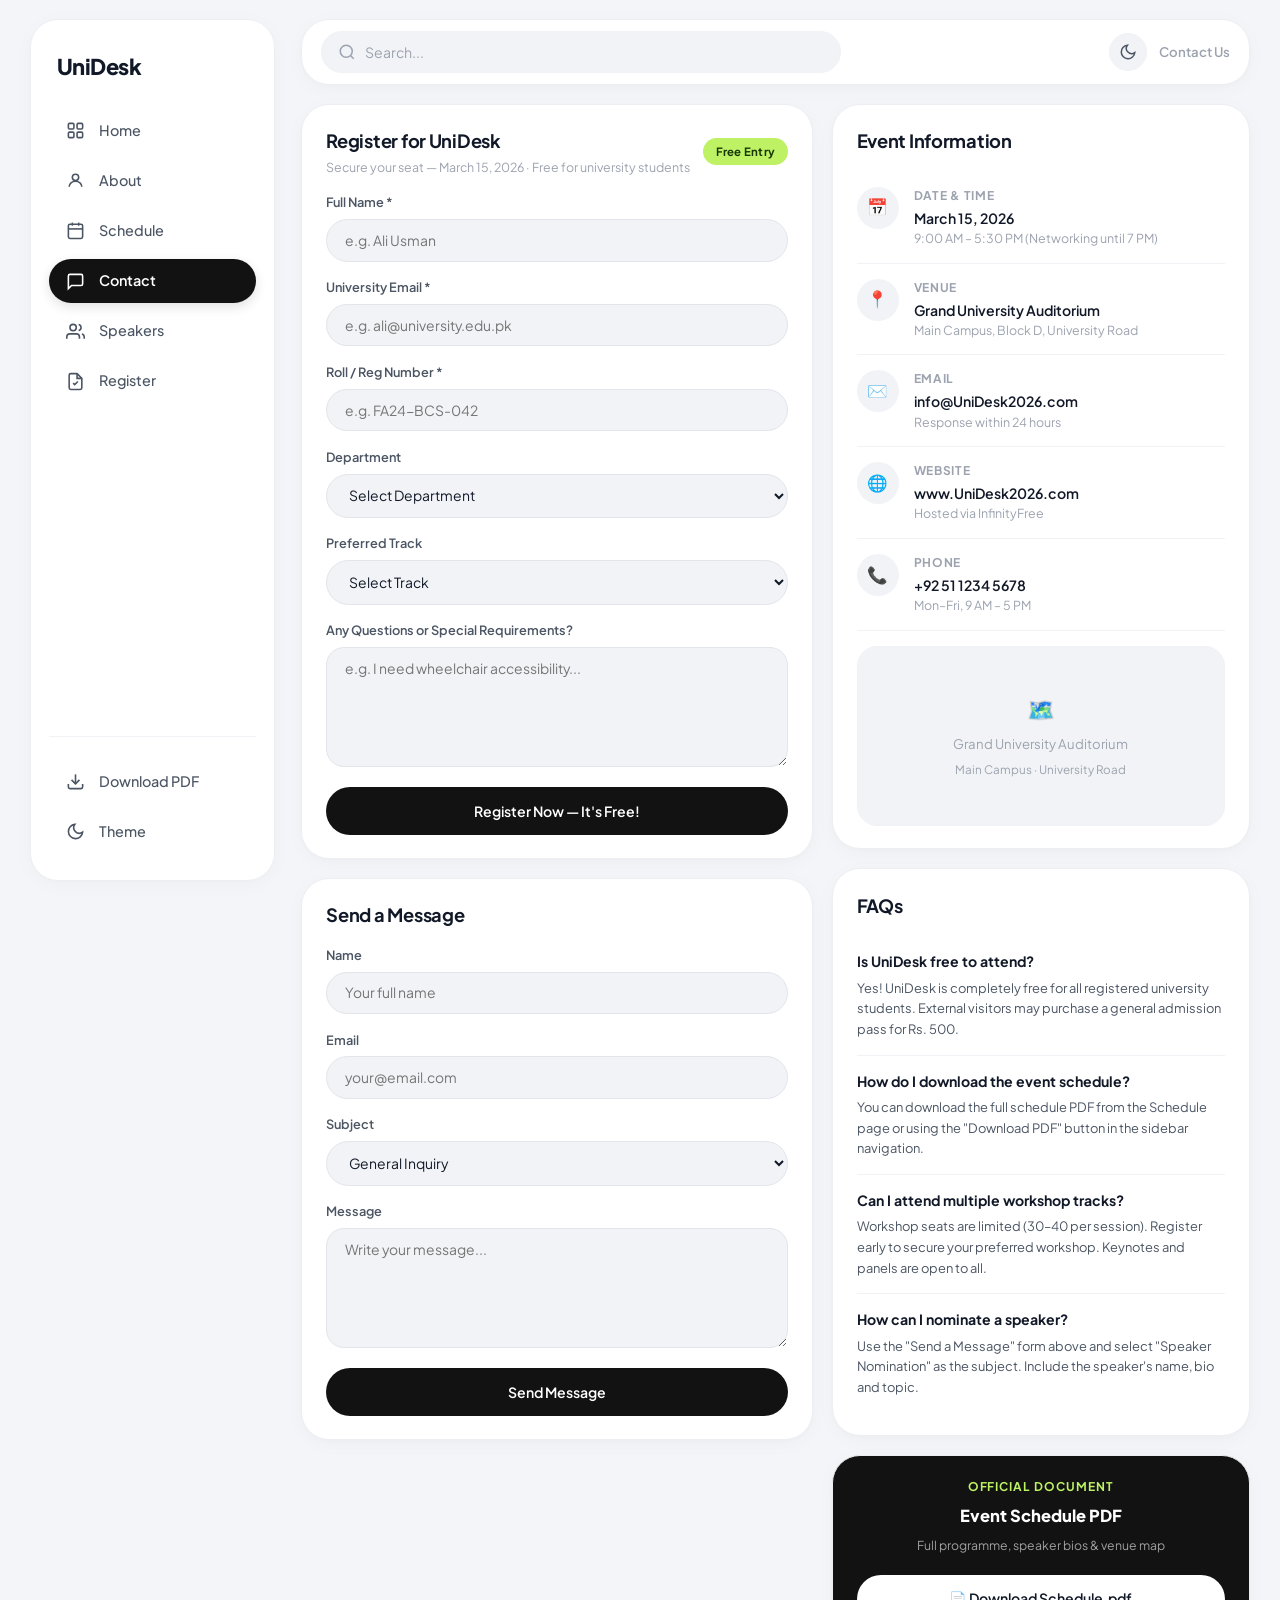
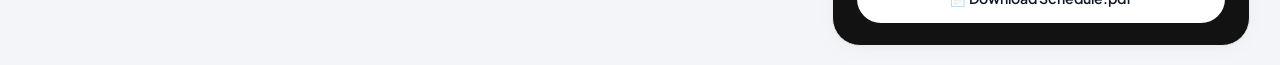
<file: contact.html>
<!DOCTYPE html>
<html lang="en" data-theme="light">
<head>
  <meta charset="UTF-8">
  <meta name="viewport" content="width=device-width, initial-scale=1.0">
  <title>Contact | UniDesk</title>
  <meta name="description" content="Contact the UniDesk organizing team. Get in touch for registration queries, speaker nominations, sponsorship, and general information.">
  <link rel="stylesheet" href="./css/style.css">
  <style>
    .contact-grid {
      display: grid;
      grid-template-columns: 1.1fr 0.9fr;
      gap: 1.25rem;
      align-items: start;
    }
    @media (max-width: 820px) { .contact-grid { grid-template-columns: 1fr; } }
    .form-group {
      display: flex;
      flex-direction: column;
      gap: 0.45rem;
      margin-bottom: 1.1rem;
    }
    .form-label {
      font-size: 0.85rem;
      font-weight: 600;
      color: var(--text-secondary);
    }
    .form-control {
      width: 100%;
      padding: 0.78rem 1.2rem;
      border-radius: var(--radius-pill);
      border: 1px solid var(--border-strong);
      background-color: var(--bg-input);
      color: var(--text-primary);
      font-size: 0.93rem;
      outline: none;
      transition: border-color 0.2s ease, box-shadow 0.2s ease;
    }
    .form-control:focus {
      border-color: var(--color-black);
      box-shadow: 0 0 0 3px rgba(0, 0, 0, 0.06);
      background-color: var(--bg-card);
    }
    textarea.form-control {
      border-radius: 18px;
      resize: vertical;
      min-height: 120px;
    }
    select.form-control {
      border-radius: var(--radius-pill);
      cursor: pointer;
    }
    .contact-info-item {
      display: flex;
      align-items: flex-start;
      gap: 1rem;
      padding: 1rem 0;
      border-bottom: 1px solid var(--border-light);
    }
    .contact-info-item:last-child {
      border-bottom: none;
    }
    .contact-icon-wrap {
      width: 42px;
      height: 42px;
      border-radius: 50%;
      background-color: var(--bg-input);
      display: flex;
      align-items: center;
      justify-content: center;
      flex-shrink: 0;
      font-size: 1.1rem;
    }
    .contact-info-label {
      font-size: 0.8rem;
      font-weight: 700;
      color: var(--text-muted);
      text-transform: uppercase;
      letter-spacing: 0.06em;
      margin-bottom: 0.2rem;
    }
    .contact-info-value {
      font-size: 0.94rem;
      font-weight: 600;
      color: var(--text-primary);
    }
    .map-placeholder {
      background: var(--bg-input);
      border-radius: var(--radius-card-sm);
      height: 180px;
      display: flex;
      align-items: center;
      justify-content: center;
      font-size: 0.88rem;
      color: var(--text-muted);
      border: 1px solid var(--border-light);
      flex-direction: column;
      gap: 0.5rem;
      margin-top: 1rem;
    }
    .faq-item {
      padding: 1rem 0;
      border-bottom: 1px solid var(--border-light);
    }
    .faq-item:last-child { border-bottom: none; }
    .faq-q {
      font-weight: 700;
      font-size: 0.94rem;
      color: var(--text-primary);
      margin-bottom: 0.35rem;
      cursor: pointer;
    }
    .faq-a {
      font-size: 0.86rem;
      color: var(--text-secondary);
      line-height: 1.6;
    }
  </style>
</head>
<body>

  <div class="app-layout">

    <!-- Sidebar -->
    <aside class="app-sidebar" id="appSidebar">
      <div>
        <a href="index.html" class="sidebar-brand">
          <span class="sidebar-brand-name">UniDesk</span>
        </a>
        <ul class="sidebar-nav">
          <li><a href="index.html" class="sidebar-link">
            <svg xmlns="http://www.w3.org/2000/svg" viewBox="0 0 24 24" fill="none" stroke="currentColor"><rect x="3" y="3" width="7" height="7" rx="1.5"></rect><rect x="14" y="3" width="7" height="7" rx="1.5"></rect><rect x="14" y="14" width="7" height="7" rx="1.5"></rect><rect x="3" y="14" width="7" height="7" rx="1.5"></rect></svg>
            <span>Home</span>
          </a></li>
          <li><a href="about.html" class="sidebar-link">
            <svg xmlns="http://www.w3.org/2000/svg" viewBox="0 0 24 24" fill="none" stroke="currentColor"><circle cx="12" cy="8" r="4"></circle><path d="M4 20c0-4 3.6-7 8-7s8 3 8 7"></path></svg>
            <span>About</span>
          </a></li>
          <li><a href="schedule.html" class="sidebar-link">
            <svg xmlns="http://www.w3.org/2000/svg" viewBox="0 0 24 24" fill="none" stroke="currentColor"><rect x="3" y="4" width="18" height="18" rx="2" ry="2"></rect><line x1="16" y1="2" x2="16" y2="6"></line><line x1="8" y1="2" x2="8" y2="6"></line><line x1="3" y1="10" x2="21" y2="10"></line></svg>
            <span>Schedule</span>
          </a></li>
          <li><a href="contact.html" class="sidebar-link active">
            <svg xmlns="http://www.w3.org/2000/svg" viewBox="0 0 24 24" fill="none" stroke="currentColor"><path d="M21 15a2 2 0 0 1-2 2H7l-4 4V5a2 2 0 0 1 2-2h14a2 2 0 0 1 2 2z"></path></svg>
            <span>Contact</span>
          </a></li>
          <li><a href="index.html#speakersSection" class="sidebar-link">
            <svg xmlns="http://www.w3.org/2000/svg" viewBox="0 0 24 24" fill="none" stroke="currentColor"><path d="M17 21v-2a4 4 0 0 0-4-4H5a4 4 0 0 0-4 4v2"></path><circle cx="9" cy="7" r="4"></circle><path d="M23 21v-2a4 4 0 0 0-3-3.87"></path><path d="M16 3.13a4 4 0 0 1 0 7.75"></path></svg>
            <span>Speakers</span>
          </a></li>
          <li><a href="index.html#registrationSection" class="sidebar-link">
            <svg xmlns="http://www.w3.org/2000/svg" viewBox="0 0 24 24" fill="none" stroke="currentColor"><path d="M14 2H6a2 2 0 0 0-2 2v16a2 2 0 0 0 2 2h12a2 2 0 0 0 2-2V8z"></path><polyline points="14 2 14 8 20 8"></polyline><path d="M9 14l2 2 4-4"></path></svg>
            <span>Register</span>
          </a></li>
        </ul>
      </div>
      <ul class="sidebar-bottom">
        <li><a href="documents/schedule.pdf" class="sidebar-link" download>
          <svg xmlns="http://www.w3.org/2000/svg" viewBox="0 0 24 24" fill="none" stroke="currentColor"><path d="M21 15v4a2 2 0 0 1-2 2H5a2 2 0 0 1-2-2v-4"></path><polyline points="7 10 12 15 17 10"></polyline><line x1="12" y1="15" x2="12" y2="3"></line></svg>
          <span>Download PDF</span>
        </a></li>
        <li><a href="javascript:void(0)" class="sidebar-link" onclick="toggleThemeGlobal()">
          <svg xmlns="http://www.w3.org/2000/svg" viewBox="0 0 24 24" fill="none" stroke="currentColor"><path d="M21 12.79A9 9 0 1 1 11.21 3 7 7 0 0 0 21 12.79z"></path></svg>
          <span>Theme</span>
        </a></li>
      </ul>
    </aside>

    <!-- Main Content -->
    <main class="app-main">

      <!-- Top Bar -->
      <header class="top-bar">
        <button type="button" class="mobile-nav-toggle" id="mobileNavToggle" aria-label="Toggle navigation menu">
          <svg xmlns="http://www.w3.org/2000/svg" width="20" height="20" viewBox="0 0 24 24" fill="none" stroke="currentColor" stroke-width="2"><line x1="3" y1="12" x2="21" y2="12"></line><line x1="3" y1="6" x2="21" y2="6"></line><line x1="3" y1="18" x2="21" y2="18"></line></svg>
        </button>
        <div class="search-form">
          <svg class="search-icon" xmlns="http://www.w3.org/2000/svg" viewBox="0 0 24 24" fill="none" stroke="currentColor" stroke-width="2"><circle cx="11" cy="11" r="8"></circle><line x1="21" y1="21" x2="16.65" y2="16.65"></line></svg>
          <input type="text" class="search-input" placeholder="Search..." aria-label="Search">
        </div>
        <div class="top-bar-actions">
          <button type="button" class="icon-btn theme-toggle-btn" id="themeToggleBtn" aria-label="Toggle dark/light mode">
            <svg xmlns="http://www.w3.org/2000/svg" viewBox="0 0 24 24" fill="none" stroke="currentColor" stroke-width="2"><path d="M21 12.79A9 9 0 1 1 11.21 3 7 7 0 0 0 21 12.79z"></path></svg>
          </button>
          <span class="user-name" style="font-size:0.88rem;color:var(--text-muted);">Contact Us</span>
        </div>
      </header>

      <div class="contact-grid">

        <!-- Left: Contact Form -->
        <div class="dash-left-col">
          <!-- Registration Form -->
          <div class="ui-card">
            <div class="card-header-flex">
              <div>
                <h1 class="card-title">Register for UniDesk</h1>
                <p style="font-size:0.83rem;color:var(--text-muted);margin-top:0.2rem;">Secure your seat — March 15, 2026 · Free for university students</p>
              </div>
              <span class="badge-lime-high">Free Entry</span>
            </div>

            <form id="registrationForm" onsubmit="handleRegistration(event)">
              <div class="form-group">
                <label class="form-label" for="regName">Full Name *</label>
                <input type="text" class="form-control" id="regName" placeholder="e.g. Ali Usman" required>
              </div>
              <div class="form-group">
                <label class="form-label" for="regEmail">University Email *</label>
                <input type="email" class="form-control" id="regEmail" placeholder="e.g. ali@university.edu.pk" required>
              </div>
              <div class="form-group">
                <label class="form-label" for="regRoll">Roll / Reg Number *</label>
                <input type="text" class="form-control" id="regRoll" placeholder="e.g. FA24-BCS-042" required>
              </div>
              <div class="form-group">
                <label class="form-label" for="regDept">Department</label>
                <select class="form-control" id="regDept">
                  <option value="">Select Department</option>
                  <option>Computer Science</option>
                  <option>Software Engineering</option>
                  <option>Electrical Engineering</option>
                  <option>Data Science</option>
                  <option>Information Technology</option>
                  <option>Other</option>
                </select>
              </div>
              <div class="form-group">
                <label class="form-label" for="regTrack">Preferred Track</label>
                <select class="form-control" id="regTrack">
                  <option value="">Select Track</option>
                  <option>Artificial Intelligence & ML</option>
                  <option>Cybersecurity & Privacy</option>
                  <option>Web & Cloud Development</option>
                  <option>All Tracks</option>
                </select>
              </div>
              <div class="form-group">
                <label class="form-label" for="regMessage">Any Questions or Special Requirements?</label>
                <textarea class="form-control" id="regMessage" placeholder="e.g. I need wheelchair accessibility..."></textarea>
              </div>
              <button type="submit" class="btn-view-all-black" id="regSubmitBtn">Register Now — It's Free!</button>
            </form>
          </div>

          <!-- Contact Form -->
          <div class="ui-card">
            <div class="card-header-flex">
              <h2 class="card-title">Send a Message</h2>
            </div>
            <form id="contactForm" onsubmit="handleContact(event)">
              <div class="form-group">
                <label class="form-label" for="contactName">Name</label>
                <input type="text" class="form-control" id="contactName" placeholder="Your full name" required>
              </div>
              <div class="form-group">
                <label class="form-label" for="contactEmail">Email</label>
                <input type="email" class="form-control" id="contactEmail" placeholder="your@email.com" required>
              </div>
              <div class="form-group">
                <label class="form-label" for="contactSubject">Subject</label>
                <select class="form-control" id="contactSubject">
                  <option>General Inquiry</option>
                  <option>Speaker Nomination</option>
                  <option>Sponsorship Opportunity</option>
                  <option>Media / Press</option>
                  <option>Technical Support</option>
                </select>
              </div>
              <div class="form-group">
                <label class="form-label" for="contactMsg">Message</label>
                <textarea class="form-control" id="contactMsg" placeholder="Write your message..." required></textarea>
              </div>
              <button type="submit" class="btn-view-all-black">Send Message</button>
            </form>
          </div>
        </div>

        <!-- Right: Contact Info & FAQ -->
        <div class="dash-right-col">

          <!-- Contact Details -->
          <div class="ui-card">
            <div class="card-header-flex">
              <h2 class="card-title">Event Information</h2>
            </div>

            <div class="contact-info-item">
              <div class="contact-icon-wrap">📅</div>
              <div>
                <div class="contact-info-label">Date & Time</div>
                <div class="contact-info-value">March 15, 2026</div>
                <div style="font-size:0.83rem;color:var(--text-muted);">9:00 AM – 5:30 PM (Networking until 7 PM)</div>
              </div>
            </div>

            <div class="contact-info-item">
              <div class="contact-icon-wrap">📍</div>
              <div>
                <div class="contact-info-label">Venue</div>
                <div class="contact-info-value">Grand University Auditorium</div>
                <div style="font-size:0.83rem;color:var(--text-muted);">Main Campus, Block D, University Road</div>
              </div>
            </div>

            <div class="contact-info-item">
              <div class="contact-icon-wrap">✉️</div>
              <div>
                <div class="contact-info-label">Email</div>
                <div class="contact-info-value">info@UniDesk2026.com</div>
                <div style="font-size:0.83rem;color:var(--text-muted);">Response within 24 hours</div>
              </div>
            </div>

            <div class="contact-info-item">
              <div class="contact-icon-wrap">🌐</div>
              <div>
                <div class="contact-info-label">Website</div>
                <div class="contact-info-value">www.UniDesk2026.com</div>
                <div style="font-size:0.83rem;color:var(--text-muted);">Hosted via InfinityFree</div>
              </div>
            </div>

            <div class="contact-info-item">
              <div class="contact-icon-wrap">📞</div>
              <div>
                <div class="contact-info-label">Phone</div>
                <div class="contact-info-value">+92 51 1234 5678</div>
                <div style="font-size:0.83rem;color:var(--text-muted);">Mon–Fri, 9 AM – 5 PM</div>
              </div>
            </div>

            <div class="map-placeholder">
              <span style="font-size:1.5rem;">🗺️</span>
              <span>Grand University Auditorium</span>
              <span style="font-size:0.78rem;">Main Campus · University Road</span>
            </div>
          </div>

          <!-- FAQ -->
          <div class="ui-card">
            <div class="card-header-flex">
              <h2 class="card-title">FAQs</h2>
            </div>
            <div class="faq-item">
              <div class="faq-q">Is UniDesk free to attend?</div>
              <div class="faq-a">Yes! UniDesk is completely free for all registered university students. External visitors may purchase a general admission pass for Rs. 500.</div>
            </div>
            <div class="faq-item">
              <div class="faq-q">How do I download the event schedule?</div>
              <div class="faq-a">You can download the full schedule PDF from the Schedule page or using the "Download PDF" button in the sidebar navigation.</div>
            </div>
            <div class="faq-item">
              <div class="faq-q">Can I attend multiple workshop tracks?</div>
              <div class="faq-a">Workshop seats are limited (30–40 per session). Register early to secure your preferred workshop. Keynotes and panels are open to all.</div>
            </div>
            <div class="faq-item">
              <div class="faq-q">How can I nominate a speaker?</div>
              <div class="faq-a">Use the "Send a Message" form above and select "Speaker Nomination" as the subject. Include the speaker's name, bio and topic.</div>
            </div>
          </div>

          <!-- Download Card -->
          <div class="ui-card" style="background:var(--color-black);color:#fff;text-align:center;">
            <p style="font-size:0.8rem;font-weight:700;letter-spacing:0.08em;color:var(--color-lime);text-transform:uppercase;margin-bottom:0.5rem;">Official Document</p>
            <h3 style="font-size:1.1rem;font-weight:800;color:#fff;margin-bottom:0.5rem;">Event Schedule PDF</h3>
            <p style="font-size:0.82rem;color:rgba(255,255,255,0.6);margin-bottom:1.25rem;">Full programme, speaker bios & venue map</p>
            <a href="documents/schedule.pdf" class="btn-view-all-black" download style="background:#fff;color:#111827;">📄 Download Schedule.pdf</a>
          </div>

        </div>
      </div>

    </main>
  </div>

  <script src="./js/script.js"></script>
  <script>
    function handleRegistration(e) {
      e.preventDefault();
      const name = document.getElementById('regName').value;
      showToastMsg(`✅ Registration successful! Welcome, ${name}. See you on March 15, 2026!`);
      e.target.reset();
    }
    function handleContact(e) {
      e.preventDefault();
      showToastMsg('✅ Message sent! Our team will respond within 24 hours.');
      e.target.reset();
    }
    function showToastMsg(msg) {
      const toast = document.createElement('div');
      toast.style.cssText = 'position:fixed;bottom:2rem;right:2rem;background:var(--color-black);color:#fff;padding:1rem 1.5rem;border-radius:9999px;font-size:0.88rem;font-weight:600;z-index:9999;box-shadow:0 8px 24px rgba(0,0,0,0.2);animation:slideUp 0.3s ease;';
      toast.textContent = msg;
      document.body.appendChild(toast);
      setTimeout(() => toast.remove(), 4000);
    }
  </script>
</body>
</html>
</file>
<file: css/style.css>
/* ==========================================================================
   UPGRADELY / SMART CAMPUS PORTAL - MODERN MINIMALIST DESIGN SYSTEM
   Aesthetic: Ultra-Clean Pill/Card UI matching Reference Design
   Background: Clean Soft Off-White / Light Gray (Zero Background Gradient)
   Cards: Crisp White with Ultra-Rounded Radii (24px - 28px)
   Active States: Deep Solid Black Pills (#121212)
   Accents: Lime Green (#bef264), Coral Orange (#ff7844), Sky Blue (#38bdf8)
   ========================================================================== */

@import url('https://fonts.googleapis.com/css2?family=Plus+Jakarta+Sans:wght@400;500;600;700;800&family=Inter:wght@400;500;600;700&display=swap');

/* --------------------------------------------------------------------------
   1. Theme Tokens & Variables
   -------------------------------------------------------------------------- */
:root {
  /* Surface & Base - Clean Neutral (NO GRADIENT) */
  --bg-app: #f4f5f8;
  --bg-card: #ffffff;
  --bg-card-hover: #fafbfc;
  --bg-card-subtle: #f8f9fb;
  --bg-input: #f1f3f6;
  --bg-sidebar: #ffffff;

  /* Typography Colors */
  --text-primary: #111827;
  --text-secondary: #4b5563;
  --text-muted: #9ca3af;
  --text-subtle: #cbd5e1;
  --text-inverse: #ffffff;

  /* Borders & Dividers */
  --border-light: #f0f2f5;
  --border-card: #eceef2;
  --border-strong: #e2e5ea;

  /* Brand & Signature Colors from Design */
  --color-black: #121212;
  --color-black-hover: #262626;
  --color-lime: #bef264;
  --color-lime-text: #173604;
  --color-lime-dark: #a3e635;
  --color-orange: #ff7844;
  --color-orange-subtle: #fff2ed;
  --color-blue: #38bdf8;
  --color-blue-subtle: #f0f9ff;
  --color-red: #ff5c38;
  --color-gray-circle: #f1f3f5;

  /* Progress Bar Pattern */
  --progress-stripe-1: #e5e7eb;
  --progress-stripe-2: #f3f4f6;

  /* Shadows */
  --shadow-card: 0 4px 24px -4px rgba(17, 24, 39, 0.04), 0 2px 8px -2px rgba(17, 24, 39, 0.02);
  --shadow-hover: 0 10px 32px -6px rgba(17, 24, 39, 0.08);
  --shadow-dropdown: 0 12px 36px -4px rgba(17, 24, 39, 0.12);

  /* Radii */
  --radius-card: 28px;
  --radius-card-sm: 20px;
  --radius-pill: 9999px;
  --radius-input: 9999px;

  /* Fonts */
  --font-main: 'Plus Jakarta Sans', -apple-system, BlinkMacSystemFont, 'Segoe UI', Roboto, sans-serif;
  --font-mono: ui-monospace, SFMono-Regular, Menlo, Monaco, Consolas, monospace;

  /* Layout dimensions */
  --sidebar-width: 245px;
  --topbar-height: 72px;
}

/* --------------------------------------------------------------------------
   Dark Mode Theme Overrides (High-Contrast, Pure Obsidian Slate)
   -------------------------------------------------------------------------- */
[data-theme="dark"] {
  --bg-app: #0b0d13;
  --bg-card: #141722;
  --bg-card-hover: #1a1e2b;
  --bg-card-subtle: #191c28;
  --bg-input: #1a1e2b;
  --bg-sidebar: #141722;

  --text-primary: #f8fafc;
  --text-secondary: #94a3b8;
  --text-muted: #64748b;
  --text-subtle: #475569;
  --text-inverse: #0b0d13;

  --border-light: #1c202d;
  --border-card: #232738;
  --border-strong: #2c3247;

  --color-black: #f8fafc;
  --color-black-hover: #e2e8f0;
  --text-inverse: #0b0d13;

  --color-gray-circle: #1c202d;
  --progress-stripe-1: #242a3a;
  --progress-stripe-2: #191d29;

  --shadow-card: 0 6px 28px -4px rgba(0, 0, 0, 0.45);
}

/* --------------------------------------------------------------------------
   2. Reset & Global Base
   -------------------------------------------------------------------------- */
*, *::before, *::after {
  box-sizing: border-box;
  margin: 0;
  padding: 0;
}

html {
  font-size: 15px;
  scroll-behavior: smooth;
  -webkit-font-smoothing: antialiased;
  -moz-osx-font-smoothing: grayscale;
}

body {
  font-family: var(--font-main);
  background-color: var(--bg-app);
  color: var(--text-primary);
  min-height: 100vh;
  line-height: 1.5;
  padding: 1.25rem 2rem;
  overflow-x: hidden;
  transition: background-color 0.25s ease, color 0.25s ease;
}

a {
  color: inherit;
  text-decoration: none;
}

button, input, select, textarea {
  font-family: inherit;
  font-size: inherit;
  color: inherit;
}

/* --------------------------------------------------------------------------
   3. App Shell Layout (Sidebar Anchored Left, Expansive Right/Center Main)
   -------------------------------------------------------------------------- */
.app-layout {
  display: flex;
  gap: 1.75rem;
  max-width: 1560px;
  margin: 0 auto;
  min-height: calc(100vh - 2.5rem);
  align-items: stretch;
}

/* --------------------------------------------------------------------------
   4. Sidebar Styling (Matching UpGradely Reference)
   -------------------------------------------------------------------------- */
.app-sidebar {
  width: var(--sidebar-width);
  flex-shrink: 0;
  background-color: var(--bg-sidebar);
  border-radius: var(--radius-card);
  padding: 1.75rem 1.2rem;
  display: flex;
  flex-direction: column;
  justify-content: space-between;
  box-shadow: var(--shadow-card);
  border: 1px solid var(--border-card);
  position: sticky;
  top: 1.25rem;
  height: calc(100vh - 2.5rem);
  z-index: 50;
  transition: all 0.25s ease;
}

.sidebar-brand {
  display: flex;
  align-items: center;
  gap: 0.6rem;
  padding: 0.25rem 0.5rem 1.75rem 0.5rem;
  text-decoration: none;
}

.sidebar-brand-name {
  font-size: 1.45rem;
  font-weight: 800;
  letter-spacing: -0.02em;
  color: var(--text-primary);
}

.sidebar-nav {
  display: flex;
  flex-direction: column;
  gap: 0.4rem;
  list-style: none;
}

.sidebar-link {
  display: flex;
  align-items: center;
  gap: 0.9rem;
  padding: 0.75rem 1.15rem;
  border-radius: var(--radius-pill);
  color: var(--text-secondary);
  font-weight: 500;
  font-size: 0.96rem;
  text-decoration: none;
  transition: all 0.18s cubic-bezier(0.4, 0, 0.2, 1);
  cursor: pointer;
}

.sidebar-link svg {
  width: 19px;
  height: 19px;
  stroke-width: 2;
  flex-shrink: 0;
  stroke: currentColor;
  transition: transform 0.18s ease;
}

.sidebar-link:hover {
  background-color: var(--bg-input);
  color: var(--text-primary);
}

/* Active State: Deep Solid Black Pill with Crisp White text */
.sidebar-link.active {
  background-color: var(--color-black);
  color: #ffffff;
  font-weight: 600;
  box-shadow: 0 4px 12px rgba(0, 0, 0, 0.12);
}

.sidebar-link.active svg {
  stroke: #ffffff;
}

[data-theme="dark"] .sidebar-link.active {
  background-color: #ffffff;
  color: #111827;
}

[data-theme="dark"] .sidebar-link.active svg {
  stroke: #111827;
}

.sidebar-bottom {
  display: flex;
  flex-direction: column;
  gap: 0.4rem;
  padding-top: 1.5rem;
  border-top: 1px solid var(--border-light);
  list-style: none;
}

/* --------------------------------------------------------------------------
   5. Main Area (Top Header + Content Workspace)
   -------------------------------------------------------------------------- */
.app-main {
  flex: 1;
  display: flex;
  flex-direction: column;
  gap: 1.25rem;
  min-width: 0; /* Prevents flex blowout */
}

/* Top Navigation / Action Bar */
.top-bar {
  display: flex;
  align-items: center;
  justify-content: space-between;
  gap: 1.25rem;
  background-color: var(--bg-card);
  border-radius: var(--radius-card);
  padding: 0.75rem 1.25rem;
  box-shadow: var(--shadow-card);
  border: 1px solid var(--border-card);
}

.search-form {
  flex: 1;
  max-width: 520px;
  position: relative;
  display: flex;
  align-items: center;
}

.search-icon {
  position: absolute;
  left: 1.15rem;
  width: 18px;
  height: 18px;
  color: var(--text-muted);
  pointer-events: none;
}

.search-input {
  width: 100%;
  padding: 0.72rem 1.2rem 0.72rem 2.85rem;
  border-radius: var(--radius-pill);
  border: 1px solid var(--border-light);
  background-color: var(--bg-input);
  color: var(--text-primary);
  font-size: 0.94rem;
  outline: none;
  transition: all 0.2s ease;
}

.search-input::placeholder {
  color: var(--text-muted);
  font-weight: 400;
}

.search-input:focus {
  background-color: var(--bg-card);
  border-color: var(--text-muted);
  box-shadow: 0 0 0 3px rgba(0, 0, 0, 0.04);
}

.top-bar-actions {
  display: flex;
  align-items: center;
  gap: 0.85rem;
}

.user-profile-btn {
  display: flex;
  align-items: center;
  gap: 0.75rem;
  padding: 0.35rem 0.65rem 0.35rem 0.35rem;
  border-radius: var(--radius-pill);
  text-decoration: none;
  color: var(--text-primary);
  transition: background-color 0.18s ease;
}

.user-profile-btn:hover {
  background-color: var(--bg-input);
}

.user-name {
  font-size: 0.92rem;
  font-weight: 600;
  color: var(--text-primary);
  white-space: nowrap;
}

.user-avatar {
  width: 36px;
  height: 36px;
  border-radius: 50%;
  object-fit: cover;
  background-color: var(--color-lime);
  color: var(--color-lime-text);
  font-weight: 700;
  font-size: 0.85rem;
  display: flex;
  align-items: center;
  justify-content: center;
  border: 2px solid #ffffff;
  box-shadow: 0 2px 6px rgba(0, 0, 0, 0.08);
}

.icon-btn {
  width: 38px;
  height: 38px;
  border-radius: 50%;
  background-color: var(--bg-input);
  border: 1px solid var(--border-light);
  color: var(--text-secondary);
  display: flex;
  align-items: center;
  justify-content: center;
  cursor: pointer;
  transition: all 0.18s ease;
}

.icon-btn:hover {
  background-color: var(--border-strong);
  color: var(--text-primary);
  transform: translateY(-1px);
}

.icon-btn svg {
  width: 18px;
  height: 18px;
  stroke-width: 2;
}

.mobile-nav-toggle {
  display: none;
  width: 38px;
  height: 38px;
  border-radius: 50%;
  background-color: var(--bg-input);
  border: 1px solid var(--border-light);
  color: var(--text-primary);
  align-items: center;
  justify-content: center;
  cursor: pointer;
}

/* --------------------------------------------------------------------------
   6. Dashboard Grid Architecture (Matching Reference Image)
   -------------------------------------------------------------------------- */
.dashboard-grid {
  display: grid;
  grid-template-columns: 1.15fr 0.95fr;
  gap: 1.25rem;
  align-items: start;
}

.dash-left-col {
  display: flex;
  flex-direction: column;
  gap: 1.25rem;
}

.dash-right-col {
  display: flex;
  flex-direction: column;
  gap: 1.25rem;
}

/* Reusable Clean White Card */
.ui-card {
  background-color: var(--bg-card);
  border-radius: var(--radius-card);
  padding: 1.5rem 1.6rem;
  box-shadow: var(--shadow-card);
  border: 1px solid var(--border-card);
  position: relative;
  transition: transform 0.2s ease, box-shadow 0.2s ease;
}

.ui-card:hover {
  box-shadow: var(--shadow-hover);
}

.card-header-flex {
  display: flex;
  align-items: center;
  justify-content: space-between;
  margin-bottom: 1.15rem;
}

.card-title {
  font-size: 1.22rem;
  font-weight: 700;
  letter-spacing: -0.015em;
  color: var(--text-primary);
}

/* Circular Arrow & Plus Action Buttons */
.btn-round-action {
  width: 34px;
  height: 34px;
  border-radius: 50%;
  background-color: var(--bg-card);
  border: 1px solid var(--border-strong);
  color: var(--text-primary);
  display: inline-flex;
  align-items: center;
  justify-content: center;
  cursor: pointer;
  transition: all 0.2s cubic-bezier(0.4, 0, 0.2, 1);
}

.btn-round-action svg {
  width: 15px;
  height: 15px;
  stroke-width: 2.2;
}

.btn-round-action:hover {
  background-color: var(--color-black);
  border-color: var(--color-black);
  color: #ffffff;
  transform: rotate(45deg);
}

[data-theme="dark"] .btn-round-action:hover {
  background-color: #ffffff;
  border-color: #ffffff;
  color: #111827;
}

.btn-plus-action:hover {
  transform: rotate(90deg) !important;
}

/* Black Dropdown Pill Button (e.g., "month ⌵", "today ⌵") */
.btn-dropdown-pill {
  background-color: var(--color-black);
  color: #ffffff;
  font-size: 0.82rem;
  font-weight: 600;
  padding: 0.42rem 0.95rem;
  border-radius: var(--radius-pill);
  border: none;
  cursor: pointer;
  display: inline-flex;
  align-items: center;
  gap: 0.45rem;
  transition: all 0.18s ease;
}

.btn-dropdown-pill svg {
  width: 12px;
  height: 12px;
  stroke-width: 2.5;
  transition: transform 0.2s ease;
}

.btn-dropdown-pill:hover {
  background-color: var(--color-black-hover);
  transform: translateY(-1px);
}

[data-theme="dark"] .btn-dropdown-pill {
  background-color: #1f2332;
  color: #f8fafc;
  border: 1px solid #2e3549;
}

/* --------------------------------------------------------------------------
   7. Top Metrics Row (GPA & On-Time Rate)
   -------------------------------------------------------------------------- */
.metrics-row {
  display: grid;
  grid-template-columns: 1fr 1fr;
  gap: 1.25rem;
}

.metric-card {
  display: flex;
  flex-direction: column;
}

.metric-card .card-header-flex {
  margin-bottom: 0.75rem;
}

.metric-main {
  display: flex;
  align-items: center;
  gap: 1.1rem;
  margin-bottom: 0.85rem;
}

.metric-number {
  font-size: 2.85rem;
  font-weight: 800;
  letter-spacing: -0.03em;
  line-height: 1;
  color: var(--text-primary);
}

/* Lime Green "High" Badge Pill */
.badge-lime-high {
  background-color: var(--color-lime);
  color: var(--color-lime-text);
  font-size: 0.76rem;
  font-weight: 700;
  padding: 0.35rem 0.85rem;
  border-radius: var(--radius-pill);
  display: inline-flex;
  align-items: center;
  letter-spacing: 0.02em;
}

.metric-desc {
  font-size: 0.83rem;
  color: var(--text-muted);
  line-height: 1.45;
}

/* --------------------------------------------------------------------------
   8. My Tasks Card & Components
   -------------------------------------------------------------------------- */
.tasks-filter-pills {
  display: flex;
  align-items: center;
  gap: 0.5rem;
  margin-bottom: 1.4rem;
  overflow-x: auto;
  padding-bottom: 2px;
}

.pill-tab {
  padding: 0.45rem 1rem;
  border-radius: var(--radius-pill);
  font-size: 0.83rem;
  font-weight: 600;
  border: none;
  background-color: var(--bg-input);
  color: var(--text-secondary);
  cursor: pointer;
  white-space: nowrap;
  transition: all 0.18s ease;
}

.pill-tab:hover {
  color: var(--text-primary);
  background-color: var(--border-strong);
}

.pill-tab.active {
  background-color: var(--color-black);
  color: #ffffff;
}

[data-theme="dark"] .pill-tab.active {
  background-color: #ffffff;
  color: #111827;
}

.task-items-list {
  display: flex;
  flex-direction: column;
  gap: 1.35rem;
}

.task-item {
  display: flex;
  flex-direction: column;
  gap: 0.6rem;
  padding-bottom: 1.25rem;
  border-bottom: 1px solid var(--border-light);
  transition: transform 0.18s ease;
}

.task-item:last-child {
  border-bottom: none;
  padding-bottom: 0;
}

.task-item-top {
  display: flex;
  align-items: flex-start;
  justify-content: space-between;
  gap: 1rem;
}

.task-title {
  font-size: 0.94rem;
  font-weight: 600;
  color: var(--text-primary);
  line-height: 1.4;
  flex: 1;
}

/* Status Badges */
.badge-todo {
  background-color: var(--color-blue);
  color: #ffffff;
  font-size: 0.72rem;
  font-weight: 700;
  padding: 0.32rem 0.85rem;
  border-radius: var(--radius-pill);
  white-space: nowrap;
}

.badge-in-progress {
  background-color: var(--color-orange);
  color: #ffffff;
  font-size: 0.72rem;
  font-weight: 700;
  padding: 0.32rem 0.85rem;
  border-radius: var(--radius-pill);
  white-space: nowrap;
}

.badge-done {
  background-color: var(--color-lime);
  color: var(--color-lime-text);
  font-size: 0.72rem;
  font-weight: 700;
  padding: 0.32rem 0.85rem;
  border-radius: var(--radius-pill);
  white-space: nowrap;
}

.task-meta-row {
  display: flex;
  align-items: center;
  justify-content: space-between;
  font-size: 0.8rem;
  color: var(--text-muted);
}

.task-meta-left {
  display: flex;
  align-items: center;
  gap: 0.75rem;
}

.task-subject {
  color: var(--text-secondary);
  font-weight: 500;
}

.task-comments {
  color: var(--text-muted);
}

/* Striped Progress Bar from Mockup */
.progress-striped-container {
  width: 100%;
  height: 14px;
  border-radius: var(--radius-pill);
  background: repeating-linear-gradient(
    45deg,
    var(--progress-stripe-1),
    var(--progress-stripe-1) 5px,
    var(--progress-stripe-2) 5px,
    var(--progress-stripe-2) 10px
  );
  overflow: hidden;
  position: relative;
  margin-top: 0.25rem;
}

.progress-striped-fill {
  height: 100%;
  border-radius: var(--radius-pill) 0 0 var(--radius-pill);
  transition: width 0.6s cubic-bezier(0.4, 0, 0.2, 1);
}

.fill-orange {
  background-color: var(--color-orange);
}

.fill-lime {
  background-color: var(--color-lime);
}

/* Solid Black "View All Tasks" Pill Button */
.btn-view-all-black {
  display: flex;
  align-items: center;
  justify-content: center;
  width: 100%;
  height: 48px;
  background-color: var(--color-black);
  color: #ffffff;
  border-radius: var(--radius-pill);
  font-weight: 600;
  font-size: 0.94rem;
  border: none;
  cursor: pointer;
  margin-top: 1.35rem;
  transition: all 0.2s ease;
  text-decoration: none;
}

.btn-view-all-black:hover {
  background-color: var(--color-black-hover);
  transform: translateY(-2px);
  box-shadow: 0 6px 18px rgba(0, 0, 0, 0.15);
}

[data-theme="dark"] .btn-view-all-black {
  background-color: #ffffff;
  color: #111827;
}

[data-theme="dark"] .btn-view-all-black:hover {
  background-color: #e2e8f0;
}

/* --------------------------------------------------------------------------
   9. Class Attendance Calendar Grid (Matching Reference Image)
   -------------------------------------------------------------------------- */
.attendance-days-header {
  display: grid;
  grid-template-columns: repeat(7, 1fr);
  gap: 8px;
  text-align: center;
  color: var(--text-muted);
  font-size: 0.8rem;
  font-weight: 600;
  margin-bottom: 0.85rem;
}

.attendance-circles-grid {
  display: grid;
  grid-template-columns: repeat(7, 1fr);
  gap: 10px 8px;
  align-items: center;
  justify-items: center;
}

.att-circle {
  width: 38px;
  height: 38px;
  border-radius: 50%;
  display: flex;
  align-items: center;
  justify-content: center;
  font-size: 0.88rem;
  font-weight: 700;
  cursor: pointer;
  transition: all 0.18s cubic-bezier(0.4, 0, 0.2, 1);
  position: relative;
  user-select: none;
}

.att-circle:hover {
  transform: scale(1.14);
  box-shadow: 0 4px 12px rgba(0, 0, 0, 0.12);
  z-index: 2;
}

/* Attendance Present: Bright Lime Green with Checkmark */
.att-circle.present {
  background-color: var(--color-lime);
  color: var(--color-lime-text);
}

.att-circle.present svg {
  width: 17px;
  height: 17px;
  stroke-width: 2.8;
  stroke: var(--color-lime-text);
}

/* Attendance Absent: Coral / Red Circle with Cross */
.att-circle.absent {
  background-color: var(--color-red);
  color: #ffffff;
}

.att-circle.absent svg {
  width: 16px;
  height: 16px;
  stroke-width: 2.8;
  stroke: #ffffff;
}

/* Weekend / Off-day: Light Muted Gray Circle with subtle cross */
.att-circle.weekend {
  background-color: var(--color-gray-circle);
  color: var(--text-muted);
}

.att-circle.weekend svg {
  width: 14px;
  height: 14px;
  stroke-width: 2.2;
  stroke: var(--text-muted);
}

/* Attendance Tooltip on Hover */
.att-circle[data-tooltip]::after {
  content: attr(data-tooltip);
  position: absolute;
  bottom: 115%;
  left: 50%;
  transform: translateX(-50%) translateY(4px);
  background: #111827;
  color: #ffffff;
  padding: 4px 8px;
  border-radius: 6px;
  font-size: 0.72rem;
  font-weight: 600;
  white-space: nowrap;
  pointer-events: none;
  opacity: 0;
  transition: opacity 0.18s, transform 0.18s;
  box-shadow: 0 4px 12px rgba(0, 0, 0, 0.15);
}

.att-circle:hover[data-tooltip]::after {
  opacity: 1;
  transform: translateX(-50%) translateY(0);
}

/* --------------------------------------------------------------------------
   10. My Schedule Card & Schedule List (Matching Reference Image)
   -------------------------------------------------------------------------- */
.schedule-table-header {
  display: grid;
  grid-template-columns: 70px 1.1fr 1.4fr 1.1fr;
  gap: 0.75rem;
  padding-bottom: 0.75rem;
  border-bottom: 1px solid var(--border-light);
  color: var(--text-muted);
  font-size: 0.8rem;
  font-weight: 600;
  margin-bottom: 0.6rem;
}

.schedule-rows-list {
  display: flex;
  flex-direction: column;
}

.schedule-row {
  display: grid;
  grid-template-columns: 70px 1.1fr 1.4fr 1.1fr;
  gap: 0.75rem;
  align-items: center;
  padding: 0.85rem 0;
  border-bottom: 1px solid var(--border-light);
  font-size: 0.88rem;
  transition: background-color 0.15s ease;
}

.schedule-row:last-child {
  border-bottom: none;
  padding-bottom: 0.25rem;
}

.schedule-row:hover {
  background-color: var(--bg-card-subtle);
  border-radius: 12px;
  padding-left: 0.5rem;
  padding-right: 0.5rem;
}

.sched-time {
  font-weight: 700;
  color: var(--text-primary);
  font-size: 0.88rem;
}

.sched-lesson {
  font-weight: 600;
  color: var(--text-primary);
}

.sched-teacher {
  display: flex;
  align-items: center;
  gap: 0.6rem;
  color: var(--text-secondary);
  font-weight: 500;
}

.teacher-avatar-sm {
  width: 26px;
  height: 26px;
  border-radius: 50%;
  object-fit: cover;
  flex-shrink: 0;
}

.sched-location {
  color: var(--text-muted);
  font-size: 0.84rem;
}

/* --------------------------------------------------------------------------
   11. Inner Pages Styling (Schedule, Tasks, Courses, Profile)
   -------------------------------------------------------------------------- */
.page-title-banner {
  display: flex;
  align-items: center;
  justify-content: space-between;
  gap: 1rem;
  margin-bottom: 1.25rem;
  background-color: var(--bg-card);
  border-radius: var(--radius-card);
  padding: 1.5rem 1.8rem;
  border: 1px solid var(--border-card);
  box-shadow: var(--shadow-card);
}

.page-title-main {
  font-size: 1.6rem;
  font-weight: 800;
  letter-spacing: -0.02em;
  color: var(--text-primary);
}

.page-title-sub {
  font-size: 0.88rem;
  color: var(--text-muted);
  margin-top: 0.2rem;
}

/* Courses Grid */
.courses-cards-grid {
  display: grid;
  grid-template-columns: repeat(auto-fill, minmax(320px, 1fr));
  gap: 1.25rem;
}

.course-card-item {
  background-color: var(--bg-card);
  border-radius: var(--radius-card);
  padding: 1.6rem;
  box-shadow: var(--shadow-card);
  border: 1px solid var(--border-card);
  display: flex;
  flex-direction: column;
  justify-content: space-between;
  gap: 1.25rem;
  transition: transform 0.2s ease, box-shadow 0.2s ease;
}

.course-card-item:hover {
  transform: translateY(-3px);
  box-shadow: var(--shadow-hover);
}

.course-card-badge-row {
  display: flex;
  align-items: center;
  justify-content: space-between;
  margin-bottom: 0.8rem;
}

.badge-code {
  background-color: var(--color-black);
  color: #ffffff;
  padding: 0.35rem 0.8rem;
  border-radius: var(--radius-pill);
  font-size: 0.78rem;
  font-weight: 700;
}

[data-theme="dark"] .badge-code {
  background-color: #ffffff;
  color: #111827;
}

/* Form Controls & Inputs */
.form-group {
  display: flex;
  flex-direction: column;
  gap: 0.4rem;
  margin-bottom: 1.15rem;
}

.form-label {
  font-size: 0.84rem;
  font-weight: 600;
  color: var(--text-secondary);
}

.form-control {
  width: 100%;
  padding: 0.75rem 1.1rem;
  border-radius: 14px;
  border: 1px solid var(--border-strong);
  background-color: var(--bg-input);
  color: var(--text-primary);
  outline: none;
  font-size: 0.92rem;
  transition: all 0.2s ease;
}

.form-control:focus {
  background-color: var(--bg-card);
  border-color: var(--text-primary);
  box-shadow: 0 0 0 3px rgba(0, 0, 0, 0.05);
}

/* Modals */
.modal-overlay {
  position: fixed;
  inset: 0;
  background-color: rgba(0, 0, 0, 0.45);
  backdrop-filter: blur(4px);
  display: none;
  align-items: center;
  justify-content: center;
  padding: 1.5rem;
  z-index: 999;
  transition: all 0.25s ease;
}

.modal-overlay.open {
  display: flex;
}

.modal-container {
  background-color: var(--bg-card);
  border-radius: var(--radius-card);
  padding: 2rem;
  width: 100%;
  max-width: 540px;
  box-shadow: var(--shadow-dropdown);
  border: 1px solid var(--border-card);
  animation: modalSlideIn 0.25s cubic-bezier(0.16, 1, 0.3, 1);
}

@keyframes modalSlideIn {
  from { transform: translateY(16px) scale(0.97); opacity: 0; }
  to { transform: translateY(0) scale(1); opacity: 1; }
}

/* Mobile Sidebar Open State */
@media (max-width: 860px) {
  .app-sidebar.mobile-open {
    transform: translateX(0) !important;
    display: flex !important;
  }
}

/* Speaker row flex override for about page */
.schedule-row.flex-row {
  display: flex;
  gap: 0.85rem;
  align-items: center;
}

/* Toast Notifications */
.toast-container {
  position: fixed;
  bottom: 1.5rem;
  right: 1.5rem;
  display: flex;
  flex-direction: column;
  gap: 0.6rem;
  z-index: 1000;
}

.toast {
  background-color: var(--color-black);
  color: #ffffff;
  padding: 0.85rem 1.35rem;
  border-radius: var(--radius-pill);
  box-shadow: 0 8px 24px rgba(0, 0, 0, 0.2);
  display: flex;
  align-items: center;
  gap: 0.75rem;
  font-size: 0.88rem;
  font-weight: 500;
  opacity: 0;
  transform: translateY(10px);
  transition: all 0.25s ease;
}

.toast.show {
  opacity: 1;
  transform: translateY(0);
}

/* Task Manager List Items & Badges */
.task-item {
  display: flex;
  align-items: center;
  justify-content: space-between;
  padding: 1.1rem 1.25rem;
  background-color: var(--bg-card);
  border: 1px solid var(--border-card);
  border-radius: var(--radius-card-sm);
  margin-bottom: 0.75rem;
  transition: all 0.2s ease;
}

.task-item:hover {
  transform: translateY(-1px);
  box-shadow: 0 4px 16px rgba(0, 0, 0, 0.04);
}

.task-item.completed {
  opacity: 0.65;
  background-color: var(--bg-card-subtle);
}

.task-item.completed .task-title {
  text-decoration: line-through;
  color: var(--text-muted);
}

.task-left-col {
  display: flex;
  align-items: center;
  gap: 1rem;
  flex: 1;
}

.task-checkbox-custom {
  width: 20px;
  height: 20px;
  accent-color: var(--color-black);
  cursor: pointer;
  border-radius: 6px;
}

.task-info {
  display: flex;
  flex-direction: column;
  gap: 0.25rem;
}

.task-actions {
  display: flex;
  align-items: center;
  gap: 0.75rem;
}

.priority-pill {
  font-size: 0.76rem;
  font-weight: 700;
  padding: 0.3rem 0.75rem;
  border-radius: var(--radius-pill);
}

.priority-high {
  background-color: #fee2e2;
  color: #991b1b;
}

.priority-medium {
  background-color: #fef3c7;
  color: #92400e;
}

.priority-low {
  background-color: #ecfdf5;
  color: #065f46;
}

.task-delete-btn {
  background: none;
  border: none;
  color: var(--text-muted);
  cursor: pointer;
  padding: 0.35rem;
  border-radius: 8px;
  display: flex;
  align-items: center;
  justify-content: center;
  transition: color 0.15s, background-color 0.15s;
}

.task-delete-btn:hover {
  color: var(--color-red);
  background-color: #fee2e2;
}

/* Course Cards */
.course-card-top {
  display: flex;
  flex-direction: column;
  gap: 0.6rem;
}

.course-code-row {
  display: flex;
  justify-content: space-between;
  align-items: center;
}

.course-code {
  font-weight: 800;
  font-size: 0.85rem;
  color: var(--text-secondary);
}

.course-name {
  font-size: 1.15rem;
  font-weight: 700;
  color: var(--text-primary);
  line-height: 1.35;
}

.badge {
  display: inline-flex;
  align-items: center;
  padding: 0.3rem 0.75rem;
  border-radius: var(--radius-pill);
  font-size: 0.75rem;
  font-weight: 700;
}

.badge-primary {
  background-color: var(--color-black);
  color: #ffffff;
}

[data-theme="dark"] .badge-primary {
  background-color: #ffffff;
  color: #111827;
}

.badge-success {
  background-color: var(--color-lime);
  color: var(--color-lime-text);
}

.badge-default {
  background-color: var(--bg-input);
  color: var(--text-secondary);
}

.empty-state {
  text-align: center;
  padding: 3rem 1.5rem;
  color: var(--text-muted);
}

.empty-state-icon {
  margin-bottom: 0.75rem;
  color: var(--text-muted);
}

.empty-state-title {
  font-size: 1.1rem;
  font-weight: 700;
  color: var(--text-primary);
  margin-bottom: 0.35rem;
}

.empty-state-desc {
.course-instructor {
  display: flex;
  align-items: center;
  gap: 0.5rem;
  font-size: 0.86rem;
  color: var(--text-secondary);
  font-weight: 500;
}

.course-meta-list {
  display: grid;
  grid-template-columns: 1fr 1fr;
  gap: 0.65rem;
  background-color: var(--bg-input);
  padding: 0.85rem;
  border-radius: 16px;
  font-size: 0.82rem;
  margin-top: 0.5rem;
}

.course-meta-item {
  display: flex;
  flex-direction: column;
}

.course-meta-label {
  font-size: 0.72rem;
  text-transform: uppercase;
  color: var(--text-muted);
  font-weight: 600;
}

.course-meta-val {
  font-weight: 700;
  color: var(--text-primary);
}

.course-card-bottom {
  display: flex;
  justify-content: space-between;
  align-items: center;
  padding-top: 0.85rem;
  border-top: 1px solid var(--border-light);
}

/* Generic Button Utilities */
.btn {
  display: inline-flex;
  align-items: center;
  justify-content: center;
  gap: 0.5rem;
  font-weight: 600;
  font-size: 0.88rem;
  padding: 0.5rem 1.15rem;
  border-radius: var(--radius-pill);
  cursor: pointer;
  border: 1px solid transparent;
  transition: all 0.2s ease;
  text-decoration: none;
}

.btn-sm {
  padding: 0.4rem 0.95rem;
  font-size: 0.82rem;
}

.btn-primary {
  background-color: var(--color-black);
  color: #ffffff;
}

.btn-primary:hover {
  background-color: var(--color-black-hover);
}

.btn-secondary {
  background-color: var(--bg-input);
  color: var(--text-primary);
  border-color: var(--border-card);
}

.btn-secondary:hover {
  background-color: var(--border-strong);
}

/* Announcement Cards & Badges */
.announcement-card {
  background-color: var(--bg-card);
  border-radius: var(--radius-card-sm);
  padding: 1.25rem 1.4rem;
  border: 1px solid var(--border-card);
  margin-bottom: 0.85rem;
  transition: all 0.2s ease;
}

.announcement-card:hover {
  transform: translateY(-2px);
  box-shadow: 0 4px 16px rgba(0, 0, 0, 0.05);
}

.announcement-header {
  display: flex;
  justify-content: space-between;
  align-items: center;
  margin-bottom: 0.5rem;
}

.announcement-title {
  font-size: 1.05rem;
  font-weight: 700;
  color: var(--text-primary);
  margin-bottom: 0.4rem;
}

.announcement-body {
  font-size: 0.86rem;
  color: var(--text-secondary);
  line-height: 1.5;
  margin-bottom: 0.75rem;
}

.announcement-footer {
  display: flex;
  justify-content: space-between;
  align-items: center;
  font-size: 0.8rem;
  color: var(--text-muted);
}

.badge-danger {
  background-color: #fee2e2;
  color: #b91c1c;
}

.badge-info {
  background-color: #e0f2fe;
  color: #0369a1;
}

.badge-warning {
  background-color: #fef3c7;
  color: #b45309;
}

/* Course Details Button */
.view-course-btn {
  background-color: var(--color-black) !important;
  color: var(--text-inverse) !important;
  padding: 0.52rem 1.25rem !important;
  border-radius: var(--radius-pill) !important;
  font-size: 0.83rem !important;
  font-weight: 700 !important;
  border: none !important;
  cursor: pointer;
  display: inline-flex;
  align-items: center;
  gap: 0.45rem;
  transition: all 0.2s cubic-bezier(0.4, 0, 0.2, 1) !important;
  box-shadow: 0 2px 8px rgba(0, 0, 0, 0.1);
  text-decoration: none;
}

.view-course-btn:hover {
  transform: translateY(-2px);
  box-shadow: 0 6px 18px rgba(0, 0, 0, 0.2);
}

/* --------------------------------------------------------------------------
   Comprehensive Dark Mode Overrides (Perfect Contrast & Vibrant Accents)
   -------------------------------------------------------------------------- */
[data-theme="dark"] .badge-lime-high,
[data-theme="dark"] .badge-done,
[data-theme="dark"] .badge-success {
  background-color: rgba(190, 242, 100, 0.16);
  color: #bef264;
  border: 1px solid rgba(190, 242, 100, 0.32);
}

[data-theme="dark"] .badge-todo,
[data-theme="dark"] .badge-info {
  background-color: rgba(56, 189, 248, 0.16);
  color: #38bdf8;
  border: 1px solid rgba(56, 189, 248, 0.32);
}

[data-theme="dark"] .badge-in-progress {
  background-color: rgba(255, 120, 68, 0.16);
  color: #ff8a50;
  border: 1px solid rgba(255, 120, 68, 0.32);
}

[data-theme="dark"] .badge-danger {
  background-color: rgba(239, 68, 68, 0.16);
  color: #f87171;
  border: 1px solid rgba(239, 68, 68, 0.32);
}

[data-theme="dark"] .badge-warning {
  background-color: rgba(245, 158, 11, 0.16);
  color: #fbbf24;
  border: 1px solid rgba(245, 158, 11, 0.32);
}

[data-theme="dark"] .badge-default {
  background-color: #1c202d;
  color: #94a3b8;
  border: 1px solid #282f42;
}

[data-theme="dark"] .pill-tab {
  background-color: #1a1e2b;
  color: #94a3b8;
}

[data-theme="dark"] .pill-tab:hover {
  background-color: #242a3c;
  color: #f8fafc;
}

[data-theme="dark"] .pill-tab.active {
  background-color: #f8fafc;
  color: #0b0d13;
}

[data-theme="dark"] .btn-round-action {
  background-color: #181c28;
  border-color: #2c3247;
  color: #f8fafc;
}

[data-theme="dark"] .btn-round-action:hover {
  background-color: #f8fafc;
  border-color: #f8fafc;
  color: #0b0d13;
}

[data-theme="dark"] .view-course-btn {
  background-color: #f8fafc !important;
  color: #0b0d13 !important;
}

[data-theme="dark"] .view-course-btn:hover {
  background-color: #e2e8f0 !important;
}

[data-theme="dark"] .att-circle.present {
  background-color: #bef264;
  color: #0b0d13;
}

[data-theme="dark"] .att-circle.present svg {
  stroke: #0b0d13;
}

[data-theme="dark"] .att-circle.absent {
  background-color: #ef4444;
  color: #ffffff;
}

[data-theme="dark"] .att-circle.weekend {
  background-color: #1a1e2b;
  color: #64748b;
}

[data-theme="dark"] .att-circle.weekend svg {
  stroke: #64748b;
}

[data-theme="dark"] .schedule-row:hover {
  background-color: #1c202d;
}

[data-theme="dark"] .course-meta-list {
  background-color: #191d29;
}

[data-theme="dark"] .form-control {
  background-color: #1a1e2b;
  border-color: #2c3247;
  color: #f8fafc;
}

[data-theme="dark"] .form-control:focus {
  background-color: #151822;
  border-color: #f8fafc;
}

[data-theme="dark"] .modal-container {
  background-color: #141722;
  border-color: #282e40;
}

[data-theme="dark"] .toast {
  background-color: #1f2332;
  border: 1px solid #333a4e;
  color: #f8fafc;
}

/* --------------------------------------------------------------------------
   Interactive Study Group Chat Modal / Drawer
   -------------------------------------------------------------------------- */
.chat-drawer {
  position: fixed;
  bottom: 1.5rem;
  right: 1.5rem;
  width: 380px;
  max-width: calc(100vw - 2rem);
  height: 520px;
  max-height: calc(100vh - 3rem);
  background-color: var(--bg-card);
  border-radius: var(--radius-card);
  border: 1px solid var(--border-card);
  box-shadow: var(--shadow-dropdown);
  display: flex;
  flex-direction: column;
  z-index: 1500;
  transform: translateY(20px) scale(0.95);
  opacity: 0;
  pointer-events: none;
  transition: all 0.25s cubic-bezier(0.16, 1, 0.3, 1);
}

.chat-drawer.open {
  transform: translateY(0) scale(1);
  opacity: 1;
  pointer-events: auto;
}

.chat-header {
  padding: 1.1rem 1.35rem;
  border-bottom: 1px solid var(--border-light);
  display: flex;
  align-items: center;
  justify-content: space-between;
}

.chat-channel-meta {
  display: flex;
  flex-direction: column;
  gap: 0.15rem;
}

.chat-channel-title {
  font-size: 1.05rem;
  font-weight: 700;
  color: var(--text-primary);
}

.chat-channel-sub {
  font-size: 0.76rem;
  color: #10b981;
  display: flex;
  align-items: center;
  gap: 0.35rem;
  font-weight: 600;
}

.chat-channel-sub::before {
  content: "";
  display: inline-block;
  width: 7px;
  height: 7px;
  border-radius: 50%;
  background-color: #10b981;
}

.chat-messages-container {
  flex: 1;
  padding: 1.25rem;
  overflow-y: auto;
  display: flex;
  flex-direction: column;
  gap: 0.85rem;
}

.chat-bubble {
  max-width: 82%;
  padding: 0.75rem 1rem;
  border-radius: 18px;
  font-size: 0.86rem;
  line-height: 1.45;
}

.chat-bubble.inbound {
  background-color: var(--bg-input);
  color: var(--text-primary);
  align-self: flex-start;
  border-bottom-left-radius: 4px;
}

.chat-bubble.outbound {
  background-color: var(--color-black);
  color: var(--text-inverse);
  align-self: flex-end;
  border-bottom-right-radius: 4px;
}

.chat-sender-name {
  font-size: 0.72rem;
  font-weight: 700;
  color: var(--text-muted);
  margin-bottom: 0.2rem;
}

.chat-input-row {
  padding: 0.85rem 1.15rem;
  border-top: 1px solid var(--border-light);
  display: flex;
  align-items: center;
  gap: 0.6rem;
}

.chat-text-input {
  flex: 1;
  padding: 0.65rem 1rem;
  border-radius: var(--radius-pill);
  border: 1px solid var(--border-strong);
  background-color: var(--bg-input);
  color: var(--text-primary);
  font-size: 0.88rem;
  outline: none;
}

.chat-text-input:focus {
  border-color: var(--text-primary);
}

.chat-send-btn {
  width: 36px;
  height: 36px;
  border-radius: 50%;
  background-color: var(--color-black);
  color: var(--text-inverse);
  border: none;
  display: flex;
  align-items: center;
  justify-content: center;
  cursor: pointer;
  transition: transform 0.15s ease;
}

.chat-send-btn:hover {
  transform: scale(1.08);
}

/* --------------------------------------------------------------------------
   12. Responsive Adjustments
   -------------------------------------------------------------------------- */
@media (max-width: 1140px) {
  .dashboard-grid {
    grid-template-columns: 1fr;
  }
}

@media (max-width: 860px) {
  body {
    padding: 0.75rem;
  }

  .app-layout {
    flex-direction: column;
    min-height: auto;
  }

  .app-sidebar {
    position: fixed;
    top: 0;
    left: -290px;
    height: 100vh;
    border-radius: 0 24px 24px 0;
    box-shadow: 0 0 40px rgba(0,0,0,0.25);
    z-index: 2000;
  }

  .app-sidebar.open {
    left: 0;
  }

  .mobile-nav-toggle {
    display: inline-flex;
  }

  .metrics-row {
    grid-template-columns: 1fr;
  }

  .schedule-table-header,
  .schedule-row {
    grid-template-columns: 60px 1fr 1fr;
  }

  .schedule-table-header > :last-child,
  .schedule-row > :last-child {
    display: none;
  }
}

@media (max-width: 520px) {
  .top-bar {
    padding: 0.65rem 0.95rem;
  }

  .user-name {
    display: none;
  }

  .ui-card {
    padding: 1.25rem 1.15rem;
  }

  .att-circle {
    width: 32px;
    height: 32px;
    font-size: 0.75rem;
  }
}
</file>
